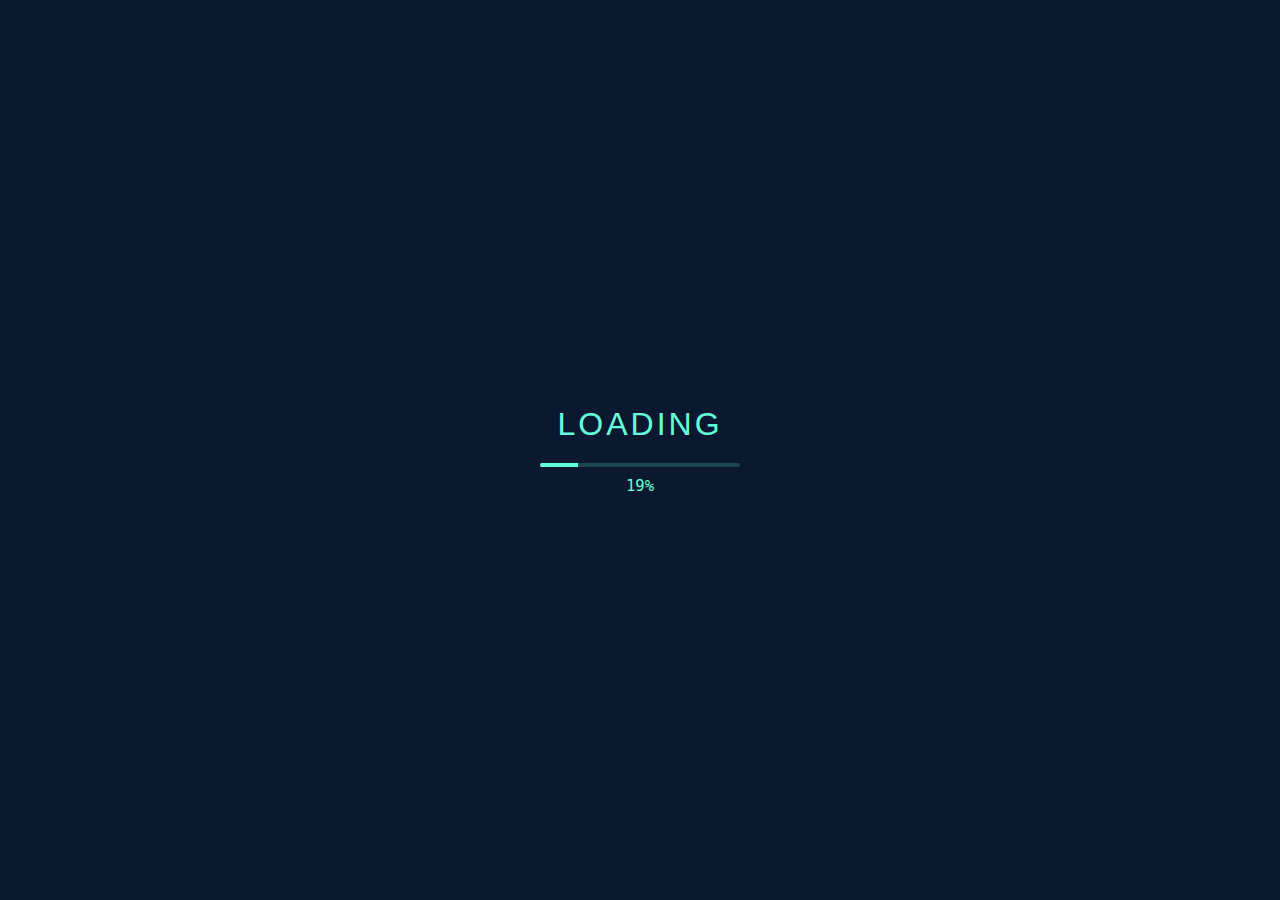
<file: index.html>
<!DOCTYPE html>
<html lang="zh-CN">
<head>
    <meta charset="UTF-8">
    <meta name="viewport" content="width=device-width, initial-scale=1.0">
    <title>Welcome to Jinghui Technology</title>
    <style>
        * {
            margin: 0;
            padding: 0;
            box-sizing: border-box;
        }

        body {
            background: #0a192f;
            height: 100vh;
            display: flex;
            justify-content: center;
            align-items: center;
            font-family: 'Arial', sans-serif;
            overflow: hidden;
            color: #64ffda;
        }

        .matrix-background {
            position: fixed;
            top: 0;
            left: 0;
            width: 100%;
            height: 100%;
            z-index: 0;
            pointer-events: none;
        }

        #matrix {
            position: absolute;
            top: 0;
            left: 0;
            width: 100%;
            height: 100%;
            opacity: 0.8;
        }

        .container {
            position: relative;
            z-index: 2;
            background: rgba(10, 25, 47, 0.3);
            padding: 2em;
            border-radius: 10px;
            backdrop-filter: blur(5px);
            text-align: center;
        }

        .title {
            font-size: 3.5em;
            margin-bottom: 1em;
            opacity: 0;
            transform: translateY(-20px);
            animation: fadeIn 1s ease forwards;
            text-shadow: 0 0 10px rgba(100, 255, 218, 0.3);
            text-align: center;
            width: 100%;
        }

        .subtitle {
            color: #8892b0;
            font-size: 1.5em;
            margin-bottom: 2em;
            opacity: 0;
            animation: fadeIn 1s ease 0.3s forwards;
            text-align: center;
            width: 100%;
        }

        .launch-btn {
            position: relative;
            padding: 15px 40px;
            border: 2px solid #64ffda;
            background: transparent;
            cursor: pointer;
            outline: none;
            font-size: 1.2em;
            color: #64ffda;
            transition: all 0.3s ease;
            opacity: 0;
            animation: fadeIn 1s ease 0.6s forwards;
            border-radius: 4px;
        }

        .launch-btn:hover {
            background: rgba(100, 255, 218, 0.1);
            box-shadow: 0 0 20px rgba(100, 255, 218, 0.3);
        }

        .options-container {
            position: fixed;
            top: 50%;
            left: 50%;
            transform: translate(-50%, -50%);
            background: rgba(10, 25, 47, 0.95);
            padding: 2em;
            border-radius: 8px;
            border: 2px solid #64ffda;
            display: none;
            opacity: 0;
            transition: opacity 0.5s ease;
            z-index: 100;
            text-align: center;
            min-width: 300px;
        }

        .options-container.show {
            display: block;
            opacity: 1;
        }

        .option-btn {
            display: block;
            width: 100%;
            padding: 15px 30px;
            margin: 15px 0;
            background: transparent;
            border: 2px solid #64ffda;
            color: #64ffda;
            font-size: 1.1em;
            cursor: pointer;
            transition: all 0.3s ease;
            border-radius: 4px;
        }

        .option-btn:hover {
            background: rgba(100, 255, 218, 0.1);
            box-shadow: 0 0 15px rgba(100, 255, 218, 0.3);
            transform: translateY(-2px);
        }

        .overlay {
            position: fixed;
            top: 0;
            left: 0;
            width: 100%;
            height: 100%;
            background: rgba(0, 0, 0, 0.5);
            display: none;
            opacity: 0;
            transition: opacity 0.5s ease;
            z-index: 99;
        }

        .overlay.show {
            display: block;
            opacity: 1;
        }

        @keyframes fadeIn {
            from {
                opacity: 0;
                transform: translateY(-20px);
            }
            to {
                opacity: 1;
                transform: translateY(0);
            }
        }

        /* 添加加载界面的样式 */
        .loading-screen {
            position: fixed;
            top: 0;
            left: 0;
            width: 100%;
            height: 100%;
            background: #0a192f;
            display: flex;
            justify-content: center;
            align-items: center;
            z-index: 1000;
            transition: opacity 0.8s ease;
        }

        .loading-content {
            text-align: center;
        }

        .loading-text {
            color: #64ffda;
            font-size: 2em;
            margin-bottom: 20px;
            letter-spacing: 3px;
            animation: pulse 1.5s infinite;
        }

        .loading-bar {
            width: 200px;
            height: 4px;
            background: rgba(100, 255, 218, 0.2);
            border-radius: 2px;
            overflow: hidden;
        }

        .loading-progress {
            width: 0%;
            height: 100%;
            background: #64ffda;
            transition: width 0.5s ease;
        }

        @keyframes pulse {
            0%, 100% { opacity: 1; }
            50% { opacity: 0.5; }
        }

        .loading-percentage {
            color: #64ffda;
            font-size: 1.2em;
            margin-top: 10px;
            font-family: monospace;
        }
    </style>
</head>
<body>
    <!-- 添加加载界面（必须放在最前面） -->
    <div class="loading-screen">
        <div class="loading-content">
            <div class="loading-text">LOADING</div>
            <div class="loading-bar">
                <div class="loading-progress"></div>
            </div>
            <div class="loading-percentage">0%</div>
        </div>
    </div>

    <div class="matrix-background">
        <canvas id="matrix"></canvas>
    </div>

    <div class="overlay"></div>
    
    <div class="options-container">
        <h2 style="color: #64ffda; margin-bottom: 1.5em;">选择要访问的页面</h2>
        <button class="option-btn" onclick="goToPage('Cursor/Cursor.html')">Cursor介绍</button>
        <button class="option-btn" onclick="goToPage('Cursor/JinghuiTechnology/景汇科技网.html')">景汇科技</button>

    </div>

    <div class="container">
        <h1 class="title">Welcome to Jinghui Technology</h1>
        <p class="subtitle">创新科技，引领未来</p>
        <button class="launch-btn" onclick="showOptions()">ENTER →</button>
    </div>

    <script>
        function initMatrix() {
            const canvas = document.getElementById('matrix');
            const ctx = canvas.getContext('2d');

            // 设置canvas尺寸为窗口大小
            function resize() {
                canvas.width = window.innerWidth;
                canvas.height = window.innerHeight;
            }
            resize();
            window.addEventListener('resize', resize);

            // 修改字符集，删除表情符号
            const chars = '0123456789ABCDEFGHIJKLMNOPQRSTUVWXYZ@#$%^&*<>[]{}+-=~';
            const charSize = 14;
            const columns = canvas.width / charSize;
            const drops = [];

            // 初始化每列的Y位置
            for(let i = 0; i < columns; i++) {
                drops[i] = 1;
            }

            // 绘制矩阵雨
            function draw() {
                // 半透明黑色背景，形成拖尾效果
                ctx.fillStyle = 'rgba(10, 25, 47, 0.05)';
                ctx.fillRect(0, 0, canvas.width, canvas.height);

                // 设置文字样式
                ctx.fillStyle = '#64ffda';
                ctx.font = charSize + 'px monospace';

                // 绘制字符
                for(let i = 0; i < drops.length; i++) {
                    // 随机字符
                    const char = chars[Math.floor(Math.random() * chars.length)];
                    
                    // 绘制字符
                    ctx.fillText(char, i * charSize, drops[i] * charSize);

                    // 字符到底部后随机重置到顶部
                    if(drops[i] * charSize > canvas.height && Math.random() > 0.975) {
                        drops[i] = 0;
                    }

                    // 递增Y坐标
                    drops[i]++;
                }
            }

            // 动画循环
            function animate() {
                draw();
                requestAnimationFrame(animate);
            }

            animate();
        }

        function showOptions() {
            const container = document.querySelector('.container');
            const overlay = document.querySelector('.overlay');
            const optionsContainer = document.querySelector('.options-container');
            
            container.style.opacity = '0.5';
            overlay.classList.add('show');
            optionsContainer.classList.add('show');
        }

        function goToPage(url) {
            const optionsContainer = document.querySelector('.options-container');
            optionsContainer.style.opacity = '0';
            
            setTimeout(() => {
                window.open(url, '_blank'); // 在新标签页打开链接
                // 关闭选项菜单
                const container = document.querySelector('.container');
                const overlay = document.querySelector('.overlay');
                
                container.style.opacity = '1';
                overlay.classList.remove('show');
                optionsContainer.classList.remove('show');
                optionsContainer.style.opacity = '1';
            }, 500);
        }

        document.querySelector('.overlay').addEventListener('click', function() {
            const container = document.querySelector('.container');
            const overlay = document.querySelector('.overlay');
            const optionsContainer = document.querySelector('.options-container');
            
            container.style.opacity = '1';
            overlay.classList.remove('show');
            optionsContainer.classList.remove('show');
        });

        // 添加加载动画函数
        function simulateLoading() {
            const progress = document.querySelector('.loading-progress');
            const loadingScreen = document.querySelector('.loading-screen');
            const percentageText = document.querySelector('.loading-percentage');
            const mainContent = document.querySelector('.container');
            let width = 0;
            
            // 初始隐藏主内容
            mainContent.style.display = 'none';
            
            const interval = setInterval(() => {
                if (width >= 100) {
                    clearInterval(interval);
                    percentageText.textContent = '100%';
                    setTimeout(() => {
                        loadingScreen.style.opacity = '0';
                        setTimeout(() => {
                            loadingScreen.style.display = 'none';
                            // 显示主内容
                            mainContent.style.display = 'block';
                        }, 800);
                    }, 500);
                } else {
                    width += Math.random() * 15;
                    if (width > 100) width = 100;
                    progress.style.width = width + '%';
                    percentageText.textContent = Math.round(width) + '%';
                }
            }, 200);
        }

        // 修改页面加载事件
        window.addEventListener('load', () => {
            simulateLoading();  // 先执行加载动画
            initMatrix();       // 初始化矩阵动画
        });
    </script>
</body>
</html>
</file>
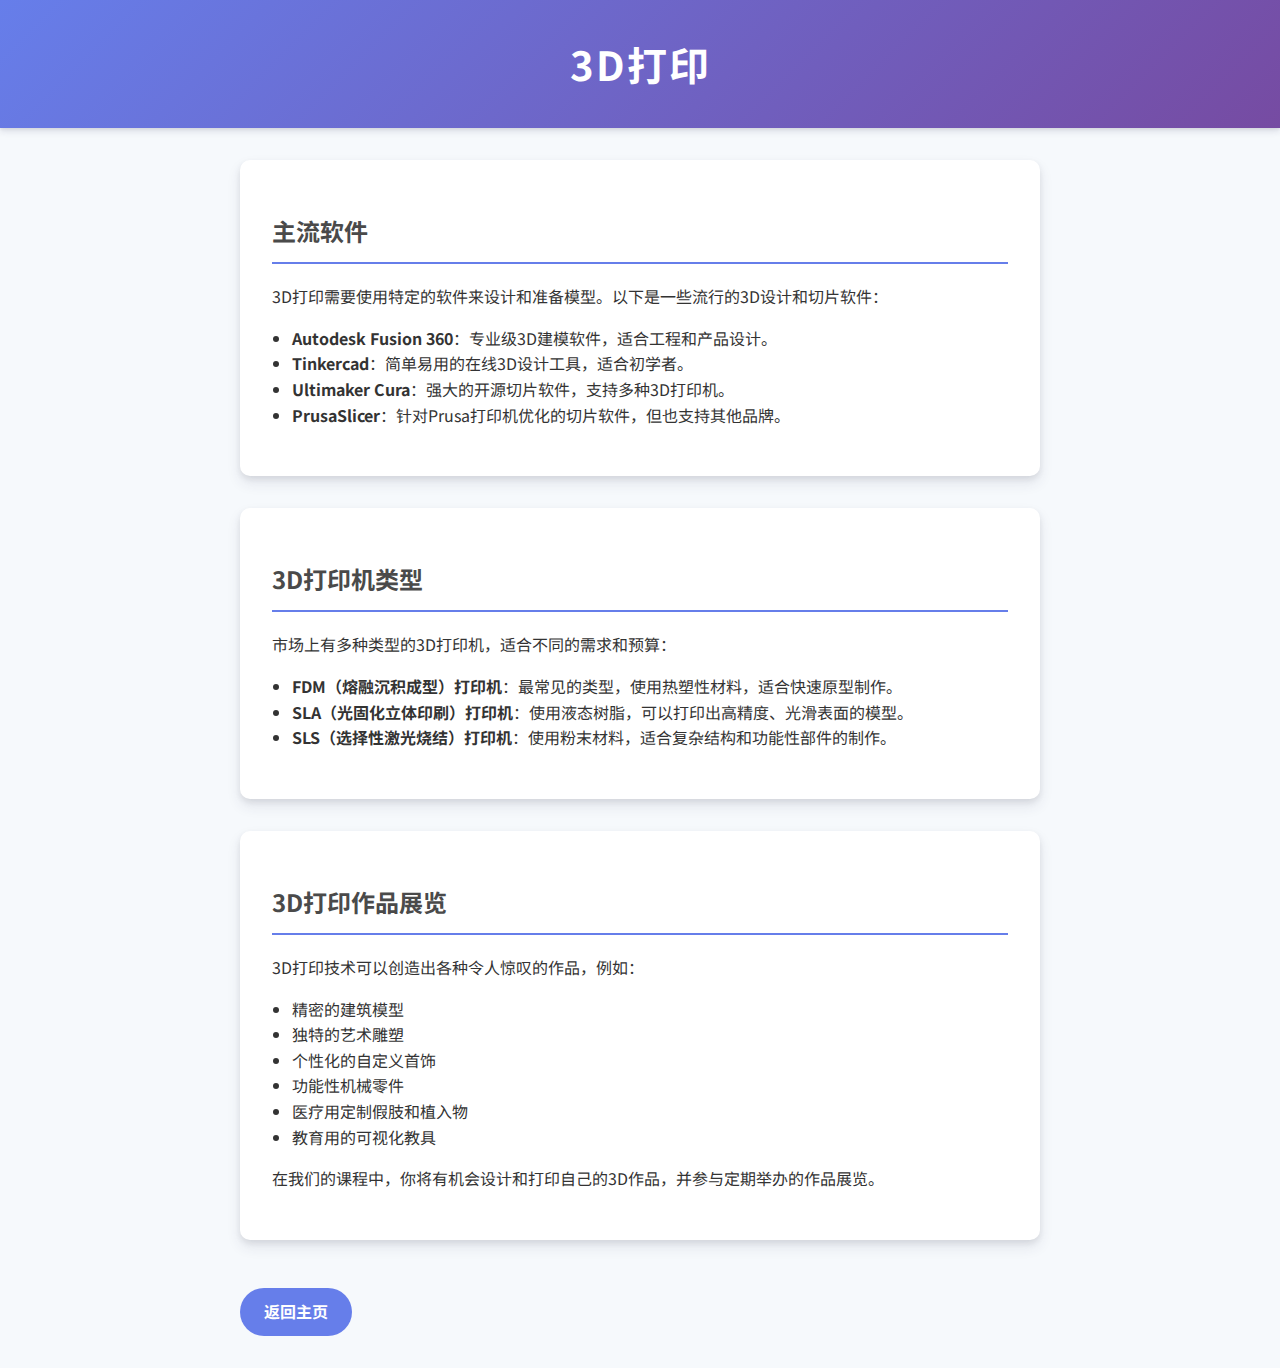
<file: JinghuiTechnology/3d.html>
<!DOCTYPE html>
<html lang="zh-CN">
<head>
    <meta charset="UTF-8">
    <meta name="viewport" content="width=device-width, initial-scale=1.0">
    <title>3D打印 - 景汇科技</title>
    <style>
        @import url('https://fonts.googleapis.com/css2?family=Noto+Sans+SC:wght@400;700&display=swap');
        
        body {
            font-family: 'Noto Sans SC', sans-serif;
            line-height: 1.6;
            margin: 0;
            padding: 0;
            background-color: #f6f9fc;
            color: #333;
        }
        header {
            background: linear-gradient(135deg, #667eea 0%, #764ba2 100%);
            color: white;
            text-align: center;
            padding: 2em 0;
            box-shadow: 0 4px 6px rgba(50,50,93,.11), 0 1px 3px rgba(0,0,0,.08);
        }
        h1 {
            margin: 0;
            font-size: 2.5em;
            letter-spacing: 2px;
        }
        .container {
            max-width: 800px;
            margin: 2em auto;
            padding: 0 20px;
        }
        .section {
            background-color: white;
            border-radius: 10px;
            padding: 2em;
            margin-bottom: 2em;
            box-shadow: 0 7px 14px rgba(50,50,93,.1), 0 3px 6px rgba(0,0,0,.08);
        }
        h2 {
            color: #4a4a4a;
            border-bottom: 2px solid #667eea;
            padding-bottom: 0.5em;
        }
        ul {
            padding-left: 20px;
        }
        .back-button {
            display: inline-block;
            margin-top: 1em;
            padding: 0.7em 1.5em;
            background-color: #667eea;
            color: white;
            text-decoration: none;
            border-radius: 25px;
            transition: all 0.3s ease;
            font-weight: bold;
        }
        .back-button:hover {
            background-color: #764ba2;
            transform: translateY(-2px);
            box-shadow: 0 7px 14px rgba(50,50,93,.1), 0 3px 6px rgba(0,0,0,.08);
        }
    </style>
</head>
<body>
    <header>
        <h1>3D打印</h1>
    </header>
    <div class="container">
        <div class="section">
            <h2>主流软件</h2>
            <p>3D打印需要使用特定的软件来设计和准备模型。以下是一些流行的3D设计和切片软件：</p>
            <ul>
                <li><strong>Autodesk Fusion 360</strong>：专业级3D建模软件，适合工程和产品设计。</li>
                <li><strong>Tinkercad</strong>：简单易用的在线3D设计工具，适合初学者。</li>
                <li><strong>Ultimaker Cura</strong>：强大的开源切片软件，支持多种3D打印机。</li>
                <li><strong>PrusaSlicer</strong>：针对Prusa打印机优化的切片软件，但也支持其他品牌。</li>
            </ul>
        </div>
        
        <div class="section">
            <h2>3D打印机类型</h2>
            <p>市场上有多种类型的3D打印机，适合不同的需求和预算：</p>
            <ul>
                <li><strong>FDM（熔融沉积成型）打印机</strong>：最常见的类型，使用热塑性材料，适合快速原型制作。</li>
                <li><strong>SLA（光固化立体印刷）打印机</strong>：使用液态树脂，可以打印出高精度、光滑表面的模型。</li>
                <li><strong>SLS（选择性激光烧结）打印机</strong>：使用粉末材料，适合复杂结构和功能性部件的制作。</li>
            </ul>
        </div>
        
        <div class="section">
            <h2>3D打印作品展览</h2>
            <p>3D打印技术可以创造出各种令人惊叹的作品，例如：</p>
            <ul>
                <li>精密的建筑模型</li>
                <li>独特的艺术雕塑</li>
                <li>个性化的自定义首饰</li>
                <li>功能性机械零件</li>
                <li>医疗用定制假肢和植入物</li>
                <li>教育用的可视化教具</li>
            </ul>
            <p>在我们的课程中，你将有机会设计和打印自己的3D作品，并参与定期举办的作品展览。</p>
        </div>
        
        <a href="景汇科技网.html" class="back-button">返回主页</a>
    </div>
</body>
</html>
</file>
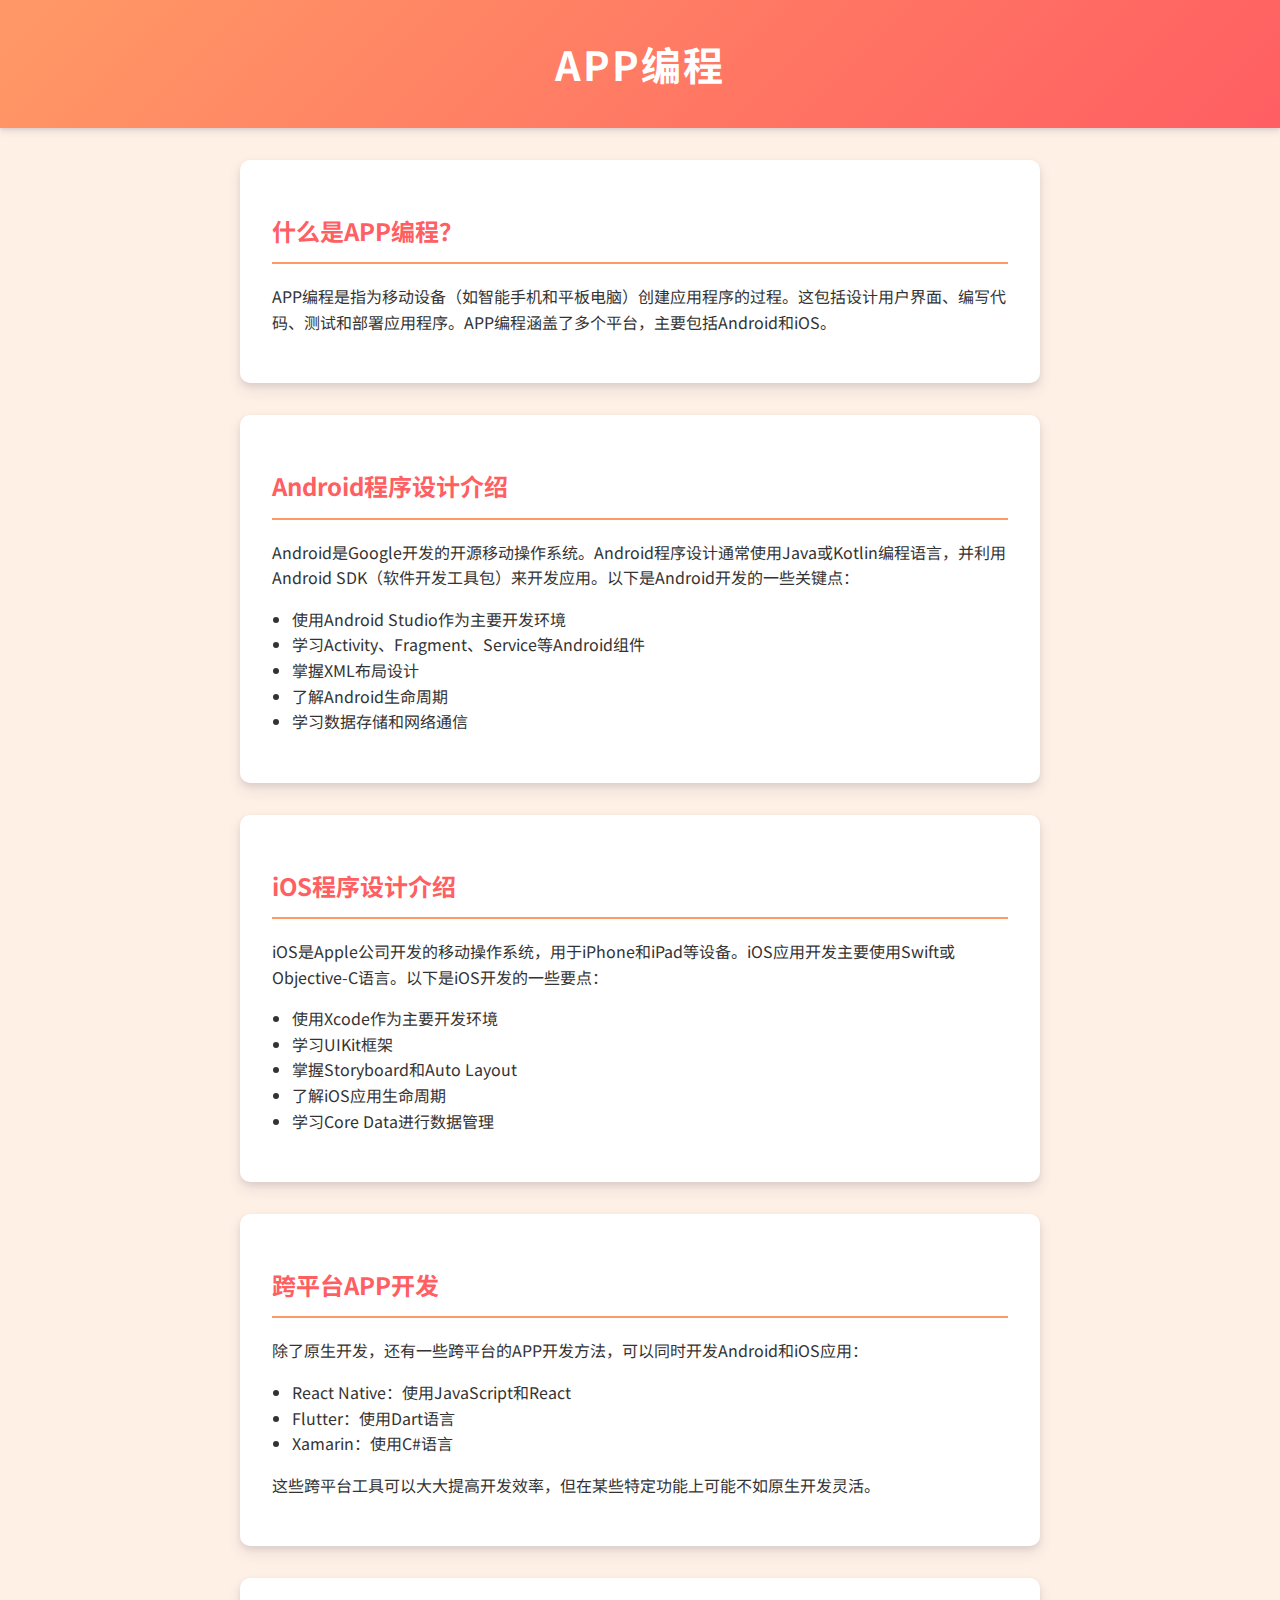
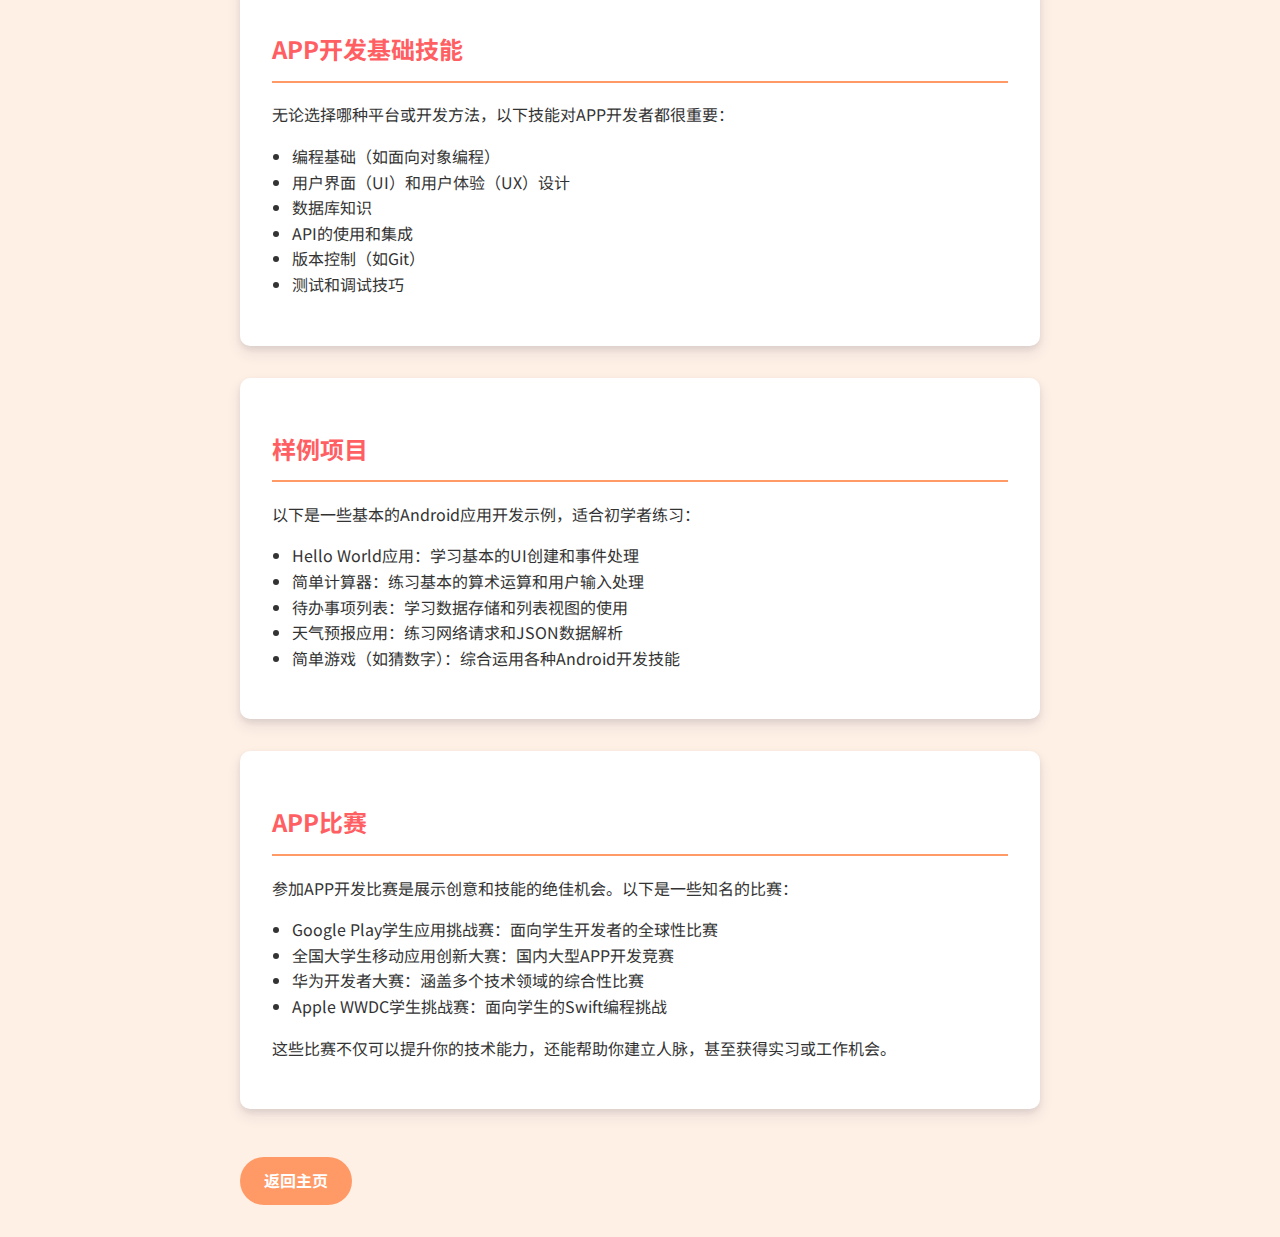
<file: JinghuiTechnology/app.html>
<!DOCTYPE html>
<html lang="zh-CN">
<head>
    <meta charset="UTF-8">
    <meta name="viewport" content="width=device-width, initial-scale=1.0">
    <title>APP编程 - 景汇科技</title>
    <style>
        @import url('https://fonts.googleapis.com/css2?family=Noto+Sans+SC:wght@400;700&display=swap');
        
        body {
            font-family: 'Noto Sans SC', sans-serif;
            line-height: 1.6;
            margin: 0;
            padding: 0;
            background-color: #FFF0E6;
            color: #333;
        }
        header {
            background: linear-gradient(135deg, #ff9966 0%, #ff5e62 100%);
            color: white;
            text-align: center;
            padding: 2em 0;
            box-shadow: 0 4px 6px rgba(50,50,93,.11), 0 1px 3px rgba(0,0,0,.08);
        }
        h1 {
            margin: 0;
            font-size: 2.5em;
            letter-spacing: 2px;
        }
        .container {
            max-width: 800px;
            margin: 2em auto;
            padding: 0 20px;
        }
        .section {
            background-color: white;
            border-radius: 10px;
            padding: 2em;
            margin-bottom: 2em;
            box-shadow: 0 7px 14px rgba(50,50,93,.1), 0 3px 6px rgba(0,0,0,.08);
        }
        h2 {
            color: #ff5e62;
            border-bottom: 2px solid #ff9966;
            padding-bottom: 0.5em;
        }
        ul {
            padding-left: 20px;
        }
        .back-button {
            display: inline-block;
            margin-top: 1em;
            padding: 0.7em 1.5em;
            background-color: #ff9966;
            color: white;
            text-decoration: none;
            border-radius: 25px;
            transition: all 0.3s ease;
            font-weight: bold;
        }
        .back-button:hover {
            background-color: #ff5e62;
            transform: translateY(-2px);
            box-shadow: 0 7px 14px rgba(50,50,93,.1), 0 3px 6px rgba(0,0,0,.08);
        }
    </style>
</head>
<body>
    <header>
        <h1>APP编程</h1>
    </header>
    <div class="container">
        <div class="section">
            <h2>什么是APP编程？</h2>
            <p>APP编程是指为移动设备（如智能手机和平板电脑）创建应用程序的过程。这包括设计用户界面、编写代码、测试和部署应用程序。APP编程涵盖了多个平台，主要包括Android和iOS。</p>
        </div>

        <div class="section">
            <h2>Android程序设计介绍</h2>
            <p>Android是Google开发的开源移动操作系统。Android程序设计通常使用Java或Kotlin编程语言，并利用Android SDK（软件开发工具包）来开发应用。以下是Android开发的一些关键点：</p>
            <ul>
                <li>使用Android Studio作为主要开发环境</li>
                <li>学习Activity、Fragment、Service等Android组件</li>
                <li>掌握XML布局设计</li>
                <li>了解Android生命周期</li>
                <li>学习数据存储和网络通信</li>
            </ul>
        </div>

        <div class="section">
            <h2>iOS程序设计介绍</h2>
            <p>iOS是Apple公司开发的移动操作系统，用于iPhone和iPad等设备。iOS应用开发主要使用Swift或Objective-C语言。以下是iOS开发的一些要点：</p>
            <ul>
                <li>使用Xcode作为主要开发环境</li>
                <li>学习UIKit框架</li>
                <li>掌握Storyboard和Auto Layout</li>
                <li>了解iOS应用生命周期</li>
                <li>学习Core Data进行数据管理</li>
            </ul>
        </div>
        
        <div class="section">
            <h2>跨平台APP开发</h2>
            <p>除了原生开发，还有一些跨平台的APP开发方法，可以同时开发Android和iOS应用：</p>
            <ul>
                <li>React Native：使用JavaScript和React</li>
                <li>Flutter：使用Dart语言</li>
                <li>Xamarin：使用C#语言</li>
            </ul>
            <p>这些跨平台工具可以大大提高开发效率，但在某些特定功能上可能不如原生开发灵活。</p>
        </div>

        <div class="section">
            <h2>APP开发基础技能</h2>
            <p>无论选择哪种平台或开发方法，以下技能对APP开发者都很重要：</p>
            <ul>
                <li>编程基础（如面向对象编程）</li>
                <li>用户界面（UI）和用户体验（UX）设计</li>
                <li>数据库知识</li>
                <li>API的使用和集成</li>
                <li>版本控制（如Git）</li>
                <li>测试和调试技巧</li>
            </ul>
        </div>

        <div class="section">
            <h2>样例项目</h2>
            <p>以下是一些基本的Android应用开发示例，适合初学者练习：</p>
            <ul>
                <li>Hello World应用：学习基本的UI创建和事件处理</li>
                <li>简单计算器：练习基本的算术运算和用户输入处理</li>
                <li>待办事项列表：学习数据存储和列表视图的使用</li>
                <li>天气预报应用：练习网络请求和JSON数据解析</li>
                <li>简单游戏（如猜数字）：综合运用各种Android开发技能</li>
            </ul>
        </div>
        
        <div class="section">
            <h2>APP比赛</h2>
            <p>参加APP开发比赛是展示创意和技能的绝佳机会。以下是一些知名的比赛：</p>
            <ul>
                <li>Google Play学生应用挑战赛：面向学生开发者的全球性比赛</li>
                <li>全国大学生移动应用创新大赛：国内大型APP开发竞赛</li>
                <li>华为开发者大赛：涵盖多个技术领域的综合性比赛</li>
                <li>Apple WWDC学生挑战赛：面向学生的Swift编程挑战</li>
            </ul>
            <p>这些比赛不仅可以提升你的技术能力，还能帮助你建立人脉，甚至获得实习或工作机会。</p>
        </div>

        <a href="景汇科技网.html" class="back-button">返回主页</a>
    </div>
</body>
</html>
</file>
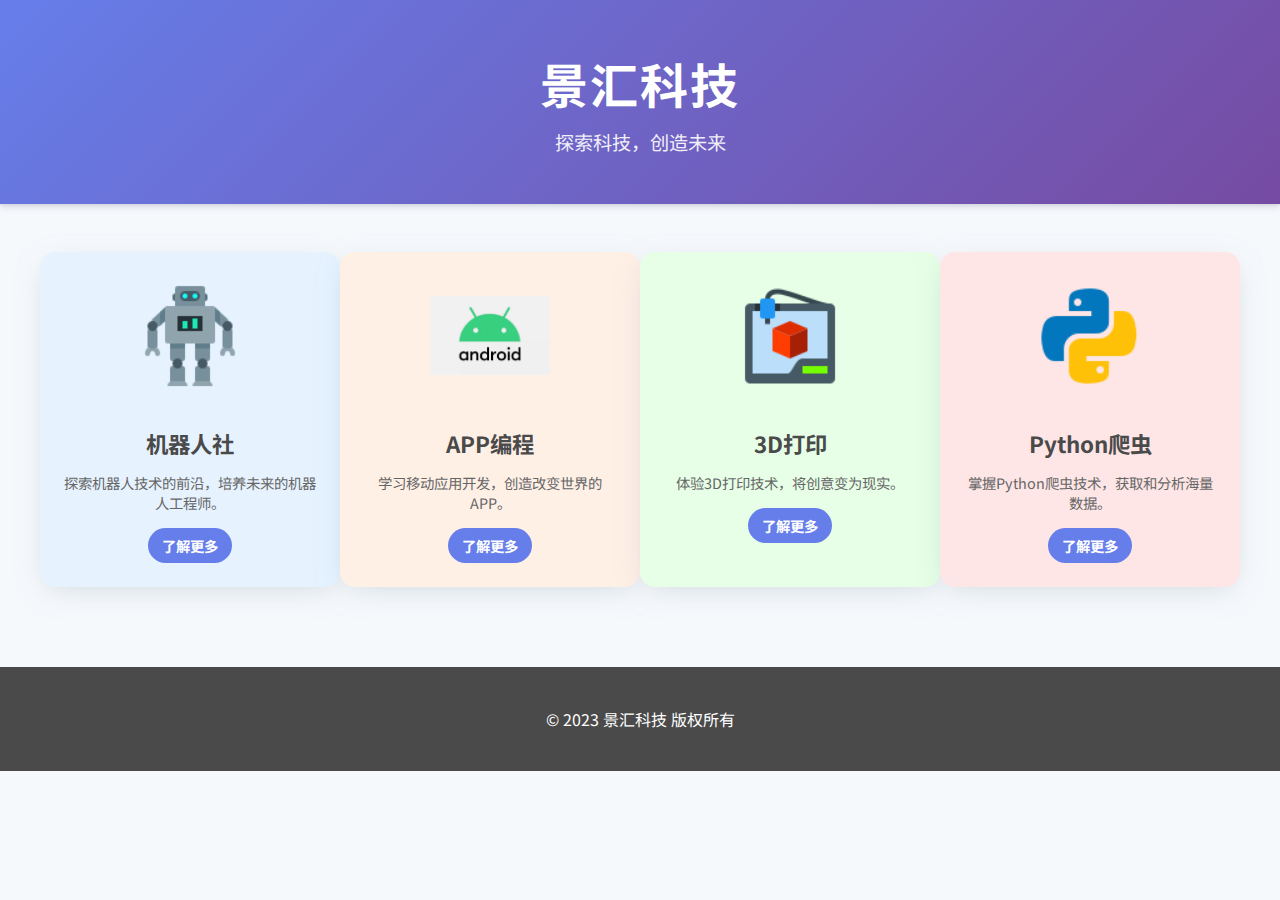
<file: JinghuiTechnology/JinghuiTechnology.html>
<!DOCTYPE html>
<html lang="zh-CN">
<head>
    <meta charset="UTF-8">
    <meta name="viewport" content="width=device-width, initial-scale=1.0">
    <title>景汇科技</title>
    <style>
        @import url('https://fonts.googleapis.com/css2?family=Noto+Sans+SC:wght@400;700&display=swap');
        
        body {
            font-family: 'Noto Sans SC', sans-serif;
            margin: 0;
            padding: 0;
            background-color: #f6f9fc;
            color: #333;
        }
        header {
            background: linear-gradient(135deg, #667eea 0%, #764ba2 100%);
            color: white;
            text-align: center;
            padding: 3em 0;
            box-shadow: 0 4px 6px rgba(50,50,93,.11), 0 1px 3px rgba(0,0,0,.08);
        }
        h1 {
            margin: 0;
            font-size: 3em;
            letter-spacing: 2px;
        }
        .subtitle {
            font-size: 1.2em;
            margin-top: 0.5em;
            opacity: 0.9;
        }
        .container {
            display: flex;
            justify-content: space-around;
            flex-wrap: nowrap;
            padding: 3em 1em;
            max-width: 1200px;
            margin: auto;
        }
        .item {
            background-color: white;
            border-radius: 15px;
            overflow: hidden;
            box-shadow: 0 7px 30px -10px rgba(150,170,180,0.5);
            transition: all 0.3s ease;
            width: 22%;
            padding: 1.5em;
            text-align: center;
        }
        .item:hover {
            transform: translateY(-10px);
            box-shadow: 0 14px 60px -18px rgba(150,170,180,0.7);
        }
        .icon {
            width: 120px;
            height: 120px;
            object-fit: contain;
            margin-bottom: 15px;
            transition: transform 0.3s ease;
        }
        .item:hover .icon {
            transform: scale(1.1);
        }
        .item h3 {
            font-size: 1.4em;
            margin: 0.5em 0;
            color: #4a4a4a;
        }
        .description {
            font-size: 0.9em;
            line-height: 1.4;
            color: #666;
            margin-bottom: 1em;
        }
        .learn-more {
            display: inline-block;
            padding: 0.5em 1em;
            background-color: #667eea;
            color: white;
            text-decoration: none;
            border-radius: 25px;
            transition: all 0.3s ease;
            font-weight: bold;
            font-size: 0.9em;
        }
        .learn-more:hover {
            background-color: #764ba2;
            transform: translateY(-2px);
        }
        footer {
            background-color: #4a4a4a;
            color: white;
            text-align: center;
            padding: 1.5em;
            margin-top: 2em;
        }
        .robot-bg { background-color: #E6F3FF; }
        .app-bg { background-color: #FFF0E6; }
        .print-bg { background-color: #E6FFE6; }
        .python-bg { background-color: #FFE6E6; }
    </style>
</head>
<body>
    <header>
        <h1>景汇科技</h1>
        <div class="subtitle">探索科技，创造未来</div>
    </header>
    <div class="container">
        <div class="item robot-bg">
            <img src="机器人社.png" alt="机器人社" class="icon">
            <h3>机器人社</h3>
            <p class="description">探索机器人技术的前沿，培养未来的机器人工程师。</p>
            <a href="robot.html" class="learn-more">了解更多</a>
        </div>
        <div class="item app-bg">
            <img src="app编程.png" alt="APP编程" class="icon">
            <h3>APP编程</h3>
            <p class="description">学习移动应用开发，创造改变世界的APP。</p>
            <a href="app.html" class="learn-more">了解更多</a>
        </div>
        <div class="item print-bg">
            <img src="3D打印.png" alt="3D打印" class="icon">
            <h3>3D打印</h3>
            <p class="description">体验3D打印技术，将创意变为现实。</p>
            <a href="3d.html" class="learn-more">了解更多</a>
        </div>
        <div class="item python-bg">
            <img src="python爬虫.png" alt="Python爬虫" class="icon">
            <h3>Python爬虫</h3>
            <p class="description">掌握Python爬虫技术，获取和分析海量数据。</p>
            <a href="python.html" class="learn-more">了解更多</a>
        </div>
    </div>
    <footer>
        <p>&copy; 2023 景汇科技 版权所有</p>
    </footer>
</body>
</html>
</file>
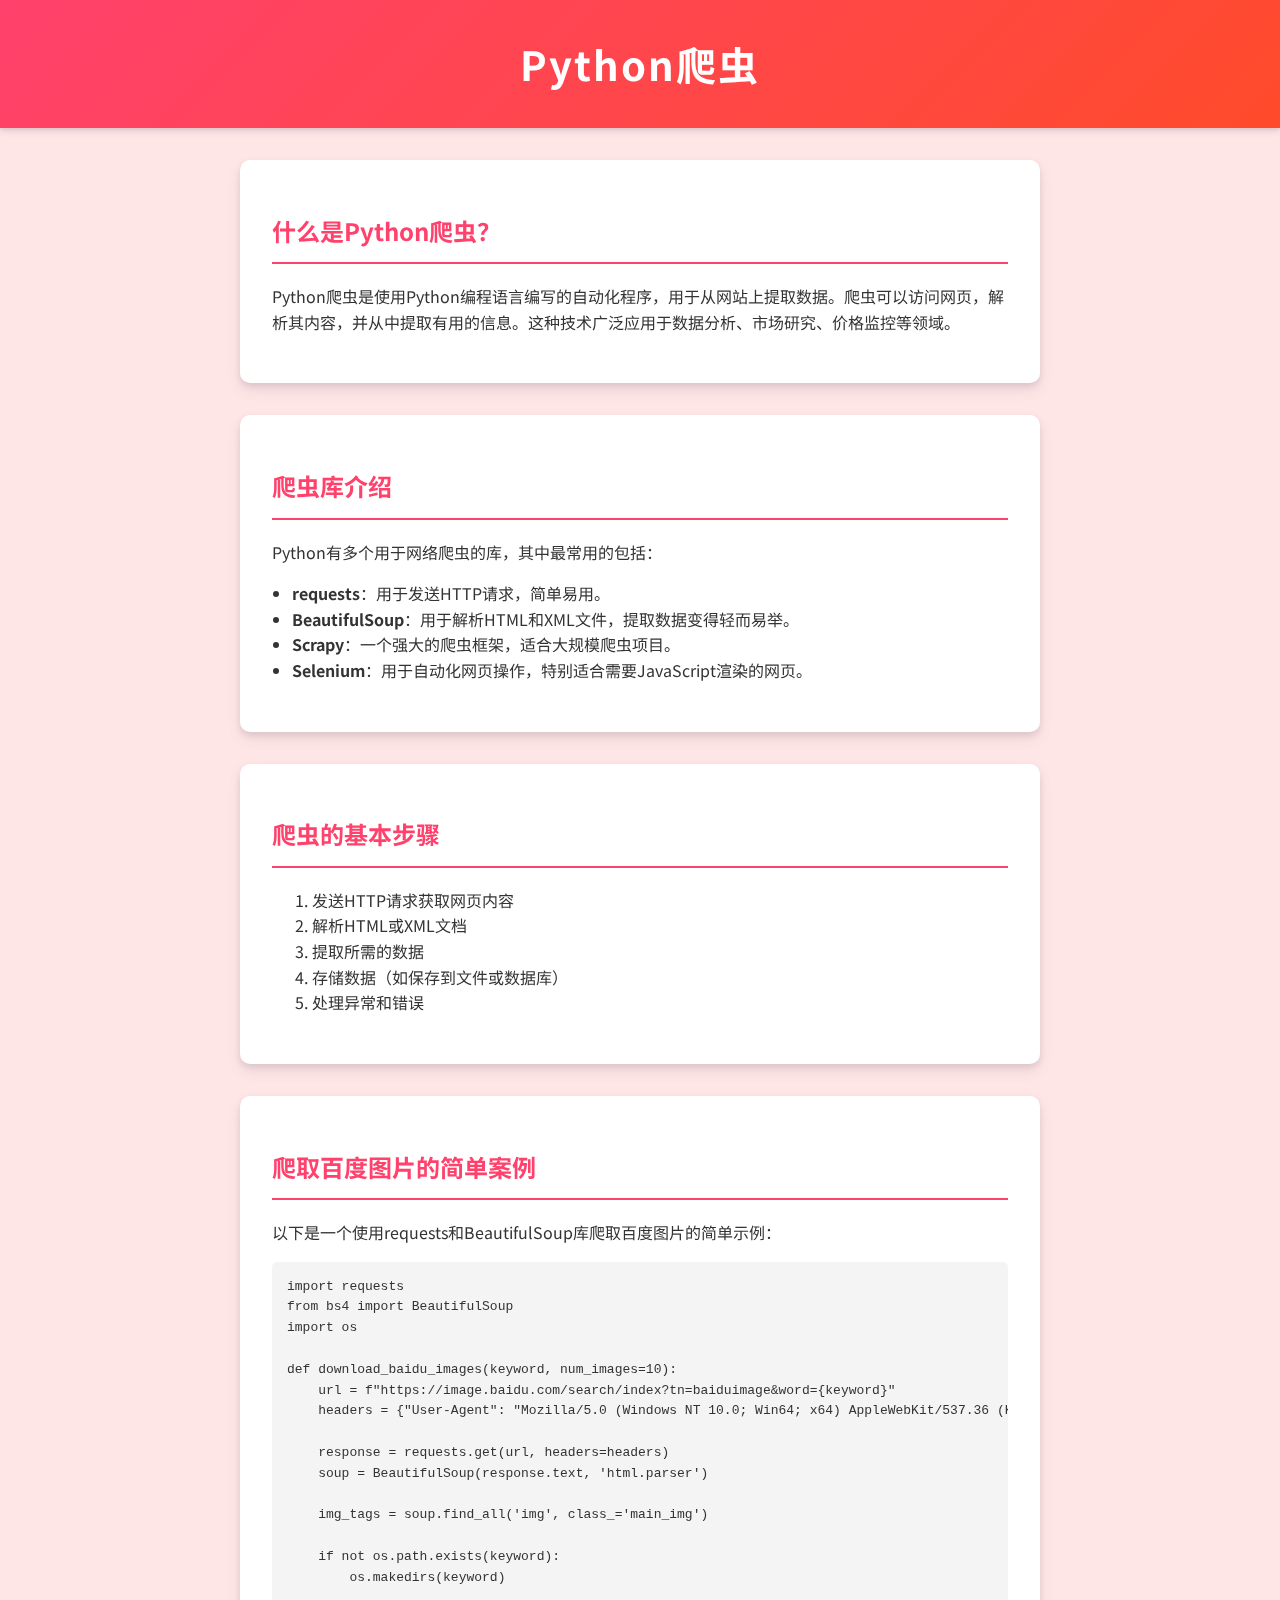
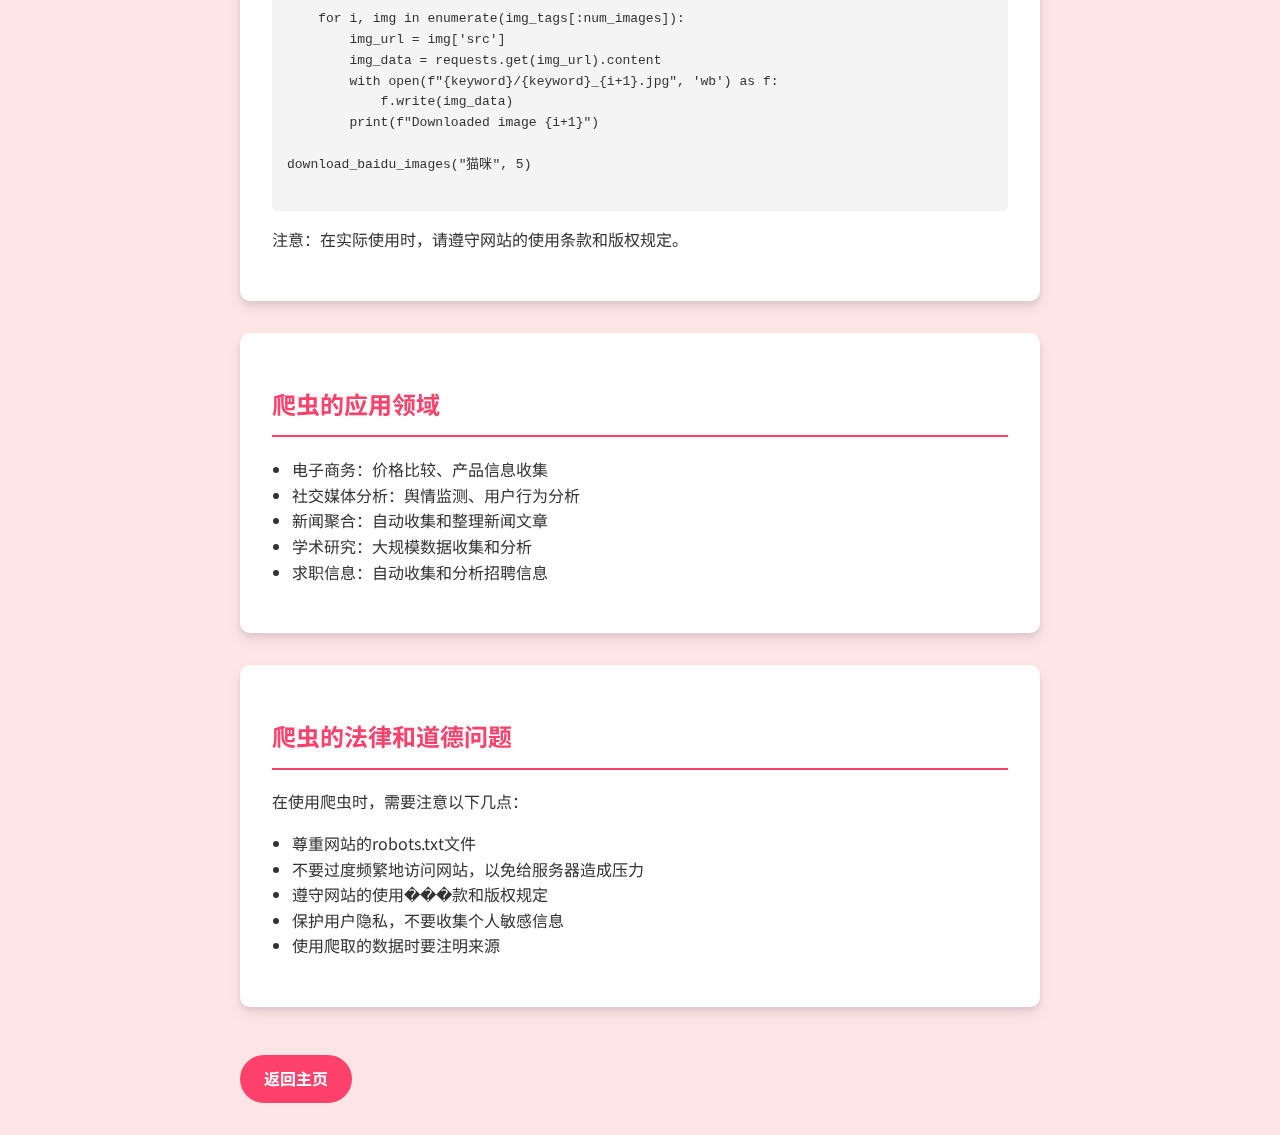
<file: JinghuiTechnology/python.html>
<!DOCTYPE html>
<html lang="zh-CN">
<head>
    <meta charset="UTF-8">
    <meta name="viewport" content="width=device-width, initial-scale=1.0">
    <title>Python爬虫 - 景汇科技</title>
    <style>
        @import url('https://fonts.googleapis.com/css2?family=Noto+Sans+SC:wght@400;700&display=swap');
        
        body {
            font-family: 'Noto Sans SC', sans-serif;
            line-height: 1.6;
            margin: 0;
            padding: 0;
            background-color: #FFE6E6;
            color: #333;
        }
        header {
            background: linear-gradient(135deg, #ff416c 0%, #ff4b2b 100%);
            color: white;
            text-align: center;
            padding: 2em 0;
            box-shadow: 0 4px 6px rgba(50,50,93,.11), 0 1px 3px rgba(0,0,0,.08);
        }
        h1 {
            margin: 0;
            font-size: 2.5em;
            letter-spacing: 2px;
        }
        .container {
            max-width: 800px;
            margin: 2em auto;
            padding: 0 20px;
        }
        .section {
            background-color: white;
            border-radius: 10px;
            padding: 2em;
            margin-bottom: 2em;
            box-shadow: 0 7px 14px rgba(50,50,93,.1), 0 3px 6px rgba(0,0,0,.08);
        }
        h2 {
            color: #ff416c;
            border-bottom: 2px solid #ff416c;
            padding-bottom: 0.5em;
        }
        ul {
            padding-left: 20px;
        }
        pre {
            background-color: #f4f4f4;
            padding: 15px;
            border-radius: 5px;
            overflow-x: auto;
        }
        .back-button {
            display: inline-block;
            margin-top: 1em;
            padding: 0.7em 1.5em;
            background-color: #ff416c;
            color: white;
            text-decoration: none;
            border-radius: 25px;
            transition: all 0.3s ease;
            font-weight: bold;
        }
        .back-button:hover {
            background-color: #ff4b2b;
            transform: translateY(-2px);
            box-shadow: 0 7px 14px rgba(50,50,93,.1), 0 3px 6px rgba(0,0,0,.08);
        }
    </style>
</head>
<body>
    <header>
        <h1>Python爬虫</h1>
    </header>
    <div class="container">
        <div class="section">
            <h2>什么是Python爬虫？</h2>
            <p>Python爬虫是使用Python编程语言编写的自动化程序，用于从网站上提取数据。爬虫可以访问网页，解析其内容，并从中提取有用的信息。这种技术广泛应用于数据分析、市场研究、价格监控等领域。</p>
        </div>

        <div class="section">
            <h2>爬虫库介绍</h2>
            <p>Python有多个用于网络爬虫的库，其中最常用的包括：</p>
            <ul>
                <li><strong>requests</strong>：用于发送HTTP请求，简单易用。</li>
                <li><strong>BeautifulSoup</strong>：用于解析HTML和XML文件，提取数据变得轻而易举。</li>
                <li><strong>Scrapy</strong>：一个强大的爬虫框架，适合大规模爬虫项目。</li>
                <li><strong>Selenium</strong>：用于自动化网页操作，特别适合需要JavaScript渲染的网页。</li>
            </ul>
        </div>
        
        <div class="section">
            <h2>爬虫的基本步骤</h2>
            <ol>
                <li>发送HTTP请求获取网页内容</li>
                <li>解析HTML或XML文档</li>
                <li>提取所需的数据</li>
                <li>存储数据（如保存到文件或数据库）</li>
                <li>处理异常和错误</li>
            </ol>
        </div>

        <div class="section">
            <h2>爬取百度图片的简单案例</h2>
            <p>以下是一个使用requests和BeautifulSoup库爬取百度图片的简单示例：</p>
            <pre>
import requests
from bs4 import BeautifulSoup
import os

def download_baidu_images(keyword, num_images=10):
    url = f"https://image.baidu.com/search/index?tn=baiduimage&word={keyword}"
    headers = {"User-Agent": "Mozilla/5.0 (Windows NT 10.0; Win64; x64) AppleWebKit/537.36 (KHTML, like Gecko) Chrome/91.0.4472.124 Safari/537.36"}
    
    response = requests.get(url, headers=headers)
    soup = BeautifulSoup(response.text, 'html.parser')
    
    img_tags = soup.find_all('img', class_='main_img')
    
    if not os.path.exists(keyword):
        os.makedirs(keyword)
    
    for i, img in enumerate(img_tags[:num_images]):
        img_url = img['src']
        img_data = requests.get(img_url).content
        with open(f"{keyword}/{keyword}_{i+1}.jpg", 'wb') as f:
            f.write(img_data)
        print(f"Downloaded image {i+1}")

download_baidu_images("猫咪", 5)
            </pre>
            <p>注意：在实际使用时，请遵守网站的使用条款和版权规定。</p>
        </div>

        <div class="section">
            <h2>爬虫的应用领域</h2>
            <ul>
                <li>电子商务：价格比较、产品信息收集</li>
                <li>社交媒体分析：舆情监测、用户行为分析</li>
                <li>新闻聚合：自动收集和整理新闻文章</li>
                <li>学术研究：大规模数据收集和分析</li>
                <li>求职信息：自动收集和分析招聘信息</li>
            </ul>
        </div>

        <div class="section">
            <h2>爬虫的法律和道德问题</h2>
            <p>在使用爬虫时，需要注意以下几点：</p>
            <ul>
                <li>尊重网站的robots.txt文件</li>
                <li>不要过度频繁地访问网站，以免给服务器造成压力</li>
                <li>遵守网站的使用���款和版权规定</li>
                <li>保护用户隐私，不要收集个人敏感信息</li>
                <li>使用爬取的数据时要注明来源</li>
            </ul>
        </div>
        
        <a href="景汇科技网.html" class="back-button">返回主页</a>
    </div>
</body>
</html>
</file>
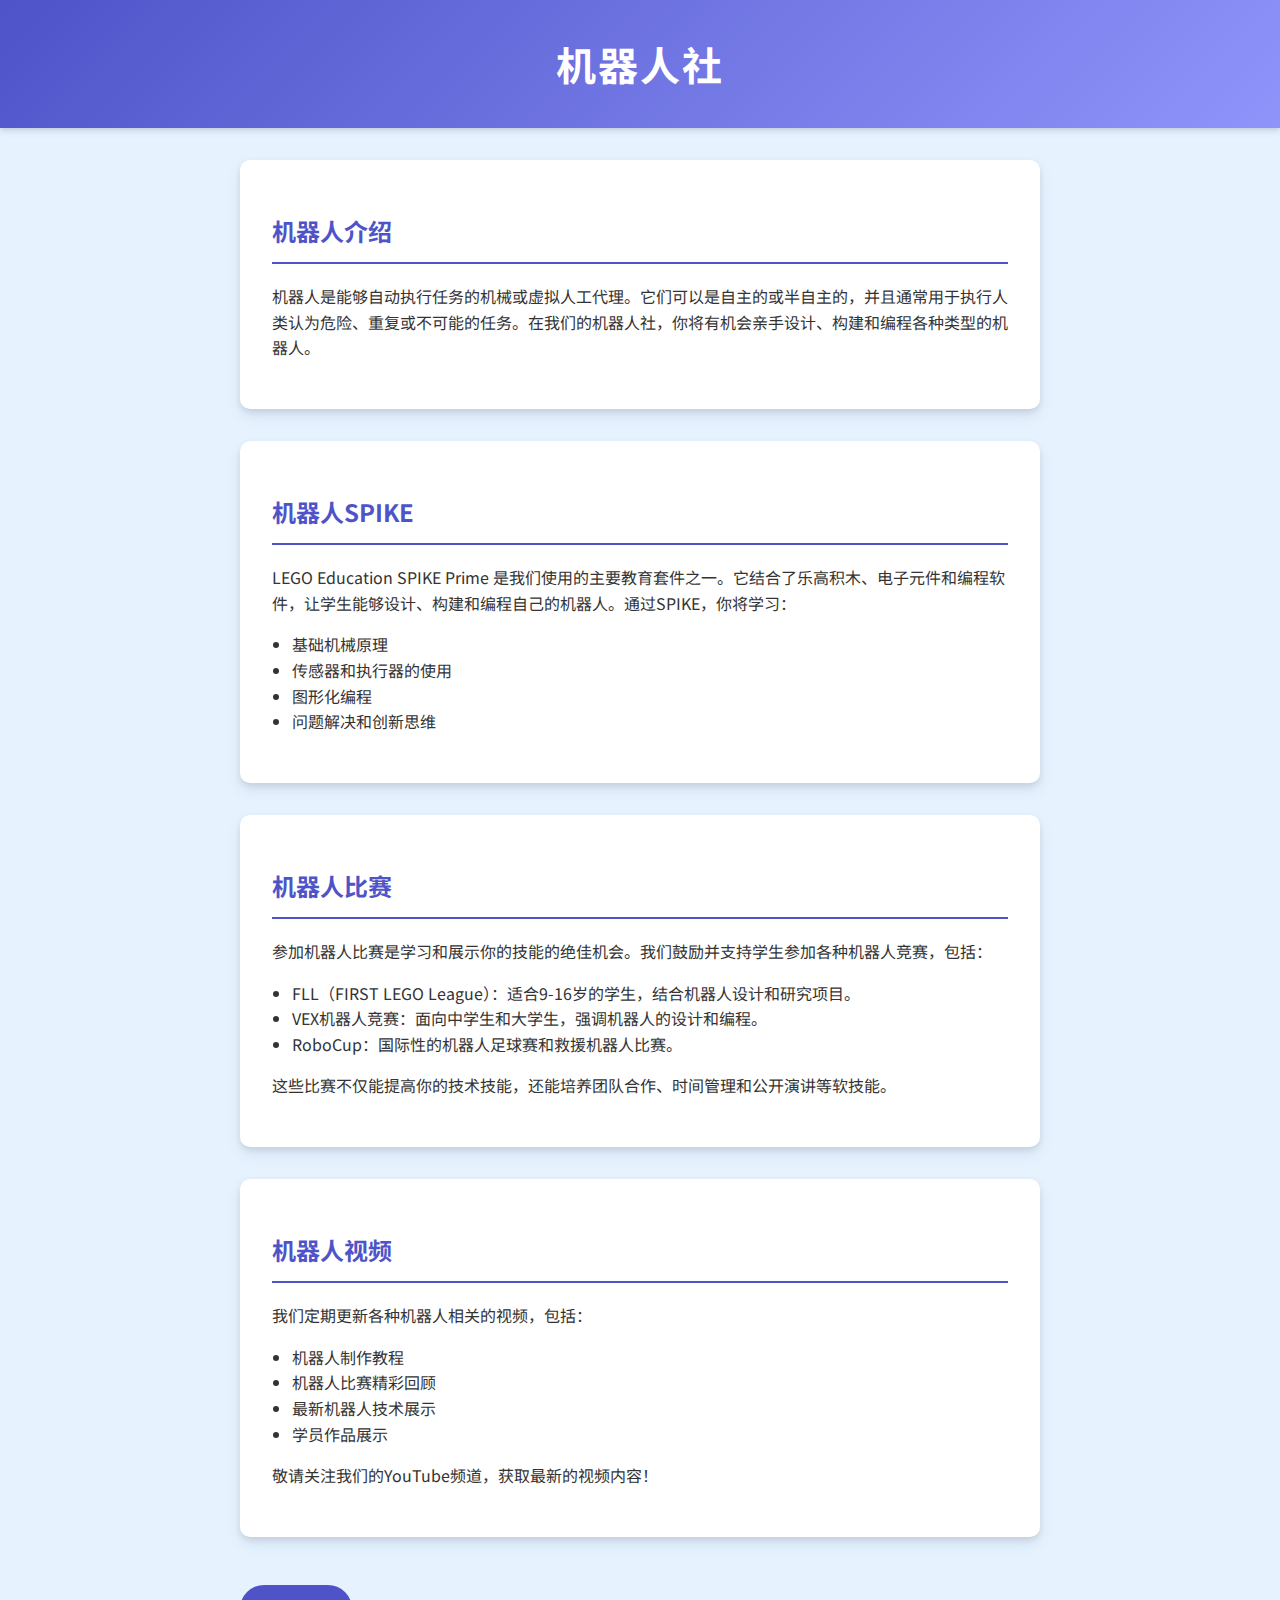
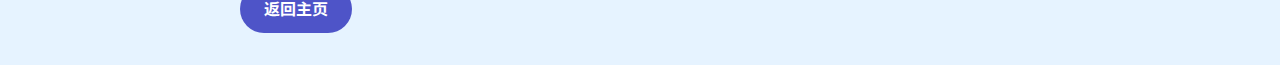
<file: JinghuiTechnology/robot.html>
<!DOCTYPE html>
<html lang="zh-CN">
<head>
    <meta charset="UTF-8">
    <meta name="viewport" content="width=device-width, initial-scale=1.0">
    <title>机器人社 - 景汇科技</title>
    <style>
        @import url('https://fonts.googleapis.com/css2?family=Noto+Sans+SC:wght@400;700&display=swap');
        
        body {
            font-family: 'Noto Sans SC', sans-serif;
            line-height: 1.6;
            margin: 0;
            padding: 0;
            background-color: #E6F3FF;
            color: #333;
        }
        header {
            background: linear-gradient(135deg, #4e54c8 0%, #8f94fb 100%);
            color: white;
            text-align: center;
            padding: 2em 0;
            box-shadow: 0 4px 6px rgba(50,50,93,.11), 0 1px 3px rgba(0,0,0,.08);
        }
        h1 {
            margin: 0;
            font-size: 2.5em;
            letter-spacing: 2px;
        }
        .container {
            max-width: 800px;
            margin: 2em auto;
            padding: 0 20px;
        }
        .section {
            background-color: white;
            border-radius: 10px;
            padding: 2em;
            margin-bottom: 2em;
            box-shadow: 0 7px 14px rgba(50,50,93,.1), 0 3px 6px rgba(0,0,0,.08);
        }
        h2 {
            color: #4e54c8;
            border-bottom: 2px solid #4e54c8;
            padding-bottom: 0.5em;
        }
        ul {
            padding-left: 20px;
        }
        .back-button {
            display: inline-block;
            margin-top: 1em;
            padding: 0.7em 1.5em;
            background-color: #4e54c8;
            color: white;
            text-decoration: none;
            border-radius: 25px;
            transition: all 0.3s ease;
            font-weight: bold;
        }
        .back-button:hover {
            background-color: #8f94fb;
            transform: translateY(-2px);
            box-shadow: 0 7px 14px rgba(50,50,93,.1), 0 3px 6px rgba(0,0,0,.08);
        }
    </style>
</head>
<body>
    <header>
        <h1>机器人社</h1>
    </header>
    <div class="container">
        <div class="section">
            <h2>机器人介绍</h2>
            <p>机器人是能够自动执行任务的机械或虚拟人工代理。它们可以是自主的或半自主的，并且通常用于执行人类认为危险、重复或不可能的任务。在我们的机器人社，你将有机会亲手设计、构建和编程各种类型的机器人。</p>
        </div>
        
        <div class="section">
            <h2>机器人SPIKE</h2>
            <p>LEGO Education SPIKE Prime 是我们使用的主要教育套件之一。它结合了乐高积木、电子元件和编程软件，让学生能够设计、构建和编程自己的机器人。通过SPIKE，你将学习：</p>
            <ul>
                <li>基础机械原理</li>
                <li>传感器和执行器的使用</li>
                <li>图形化编程</li>
                <li>问题解决和创新思维</li>
            </ul>
        </div>
        
        <div class="section">
            <h2>机器人比赛</h2>
            <p>参加机器人比赛是学习和展示你的技能的绝佳机会。我们鼓励并支持学生参加各种机器人竞赛，包括：</p>
            <ul>
                <li>FLL（FIRST LEGO League）：适合9-16岁的学生，结合机器人设计和研究项目。</li>
                <li>VEX机器人竞赛：面向中学生和大学生，强调机器人的设计和编程。</li>
                <li>RoboCup：国际性的机器人足球赛和救援机器人比赛。</li>
            </ul>
            <p>这些比赛不仅能提高你的技术技能，还能培养团队合作、时间管理和公开演讲等软技能。</p>
        </div>
        
        <div class="section">
            <h2>机器人视频</h2>
            <p>我们定期更新各种机器人相关的视频，包括：</p>
            <ul>
                <li>机器人制作教程</li>
                <li>机器人比赛精彩回顾</li>
                <li>最新机器人技术展示</li>
                <li>学员作品展示</li>
            </ul>
            <p>敬请关注我们的YouTube频道，获取最新的视频内容！</p>
        </div>
        
        <a href="景汇科技网.html" class="back-button">返回主页</a>
    </div>
</body>
</html>
</file>
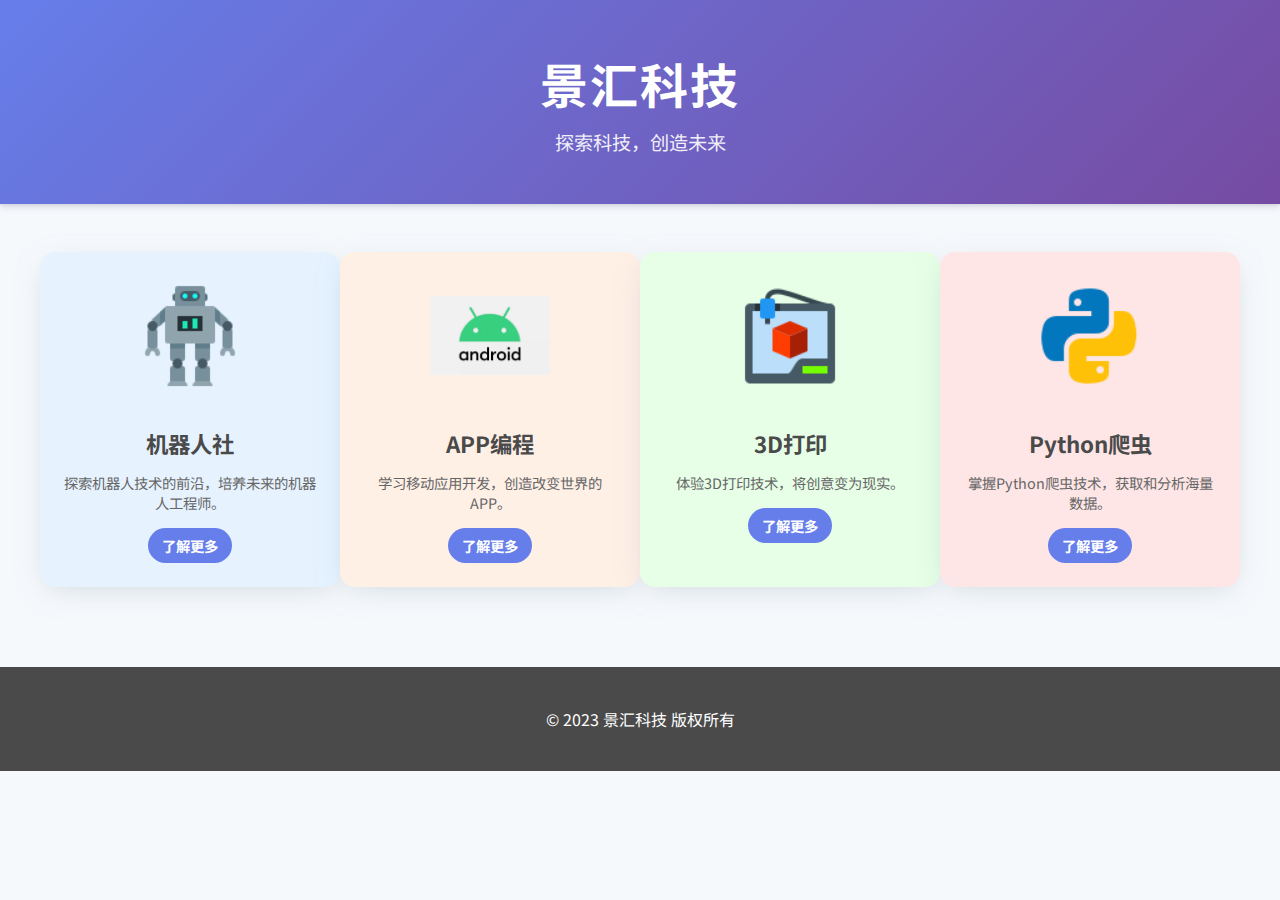
<file: JinghuiTechnology/景汇科技网.html>
<!DOCTYPE html>
<html lang="zh-CN">
<head>
    <meta charset="UTF-8">
    <meta name="viewport" content="width=device-width, initial-scale=1.0">
    <title>景汇科技</title>
    <style>
        @import url('https://fonts.googleapis.com/css2?family=Noto+Sans+SC:wght@400;700&display=swap');
        
        body {
            font-family: 'Noto Sans SC', sans-serif;
            margin: 0;
            padding: 0;
            background-color: #f6f9fc;
            color: #333;
        }
        header {
            background: linear-gradient(135deg, #667eea 0%, #764ba2 100%);
            color: white;
            text-align: center;
            padding: 3em 0;
            box-shadow: 0 4px 6px rgba(50,50,93,.11), 0 1px 3px rgba(0,0,0,.08);
        }
        h1 {
            margin: 0;
            font-size: 3em;
            letter-spacing: 2px;
        }
        .subtitle {
            font-size: 1.2em;
            margin-top: 0.5em;
            opacity: 0.9;
        }
        .container {
            display: flex;
            justify-content: space-around;
            flex-wrap: nowrap;
            padding: 3em 1em;
            max-width: 1200px;
            margin: auto;
        }
        .item {
            background-color: white;
            border-radius: 15px;
            overflow: hidden;
            box-shadow: 0 7px 30px -10px rgba(150,170,180,0.5);
            transition: all 0.3 ease;
            width: 22%;
            padding: 1.5em;
            text-align: center;
        }
        .item:hover {
            transform: translateY(-10px);
            box-shadow: 0 14px 60px -18px rgba(150,170,180,0.7);
        }
        .icon {
            width: 120px;
            height: 120px;
            object-fit: contain;
            margin-bottom: 15px;
            transition: transform 0.3 ease;
        }
        .item:hover .icon {
            transform: scale(1.1);
        }
        .item h3 {
            font-size: 1.4em;
            margin: 0.5em 0;
            color: #4a4a4a;
        }
        .description {
            font-size: 0.9em;
            line-height: 1.4;
            color: #666;
            margin-bottom: 1em;
        }
        .learn-more {
            display: inline-block;
            padding: 0.5em 1em;
            background-color: #667eea;
            color: white;
            text-decoration: none;
            border-radius: 25px;
            transition: all 0.3 ease;
            font-weight: bold;
            font-size: 0.9em;
        }
        .learn-more:hover {
            background-color: #764ba2;
            transform: translateY(-2px);
        }
        footer {
            background-color: #4a4a4a;
            color: white;
            text-align: center;
            padding: 1.5em;
            margin-top: 2em;
        }
        .robot-bg { background-color: #E6F3FF; }
        .app-bg { background-color: #FFF0E6; }
        .print-bg { background-color: #E6FFE6; }
        .python-bg { background-color: #FFE6E6; }
    </style>
</head>
<body>
    <header>
        <h1>景汇科技</h1>
        <div class="subtitle">探索科技，创造未来</div>
    </header>
    <div class="container">
        <div class="item robot-bg">
            <img src="机器人社.png" alt="机器人社" class="icon">
            <h3>机器人社</h3>
            <p class="description">探索机器人技术的前沿，培养未来的机器人工程师。</p>
            <a href="robot.html" class="learn-more">了解更多</a>
        </div>
        <div class="item app-bg">
            <img src="app编程.png" alt="APP编程" class="icon">
            <h3>APP编程</h3>
            <p class="description">学习移动应用开发，创造改变世界的APP。</p>
            <a href="app.html" class="learn-more">了解更多</a>
        </div>
        <div class="item print-bg">
            <img src="3D打印.png" alt="3D打印" class="icon">
            <h3>3D打印</h3>
            <p class="description">体验3D打印技术，将创意变为现实。</p>
            <a href="3d.html" class="learn-more">了解更多</a>
        </div>
        <div class="item python-bg">
            <img src="python爬虫.png" alt="Python爬虫" class="icon">
            <h3>Python爬虫</h3>
            <p class="description">掌握Python爬虫技术，获取和分析海量数据。</p>
            <a href="python.html" class="learn-more">了解更多</a>
        </div>
    </div>
    <footer>
        <p>&copy; 2023 景汇科技 版权所有</p>
    </footer>
</body>
</html>
</file>
